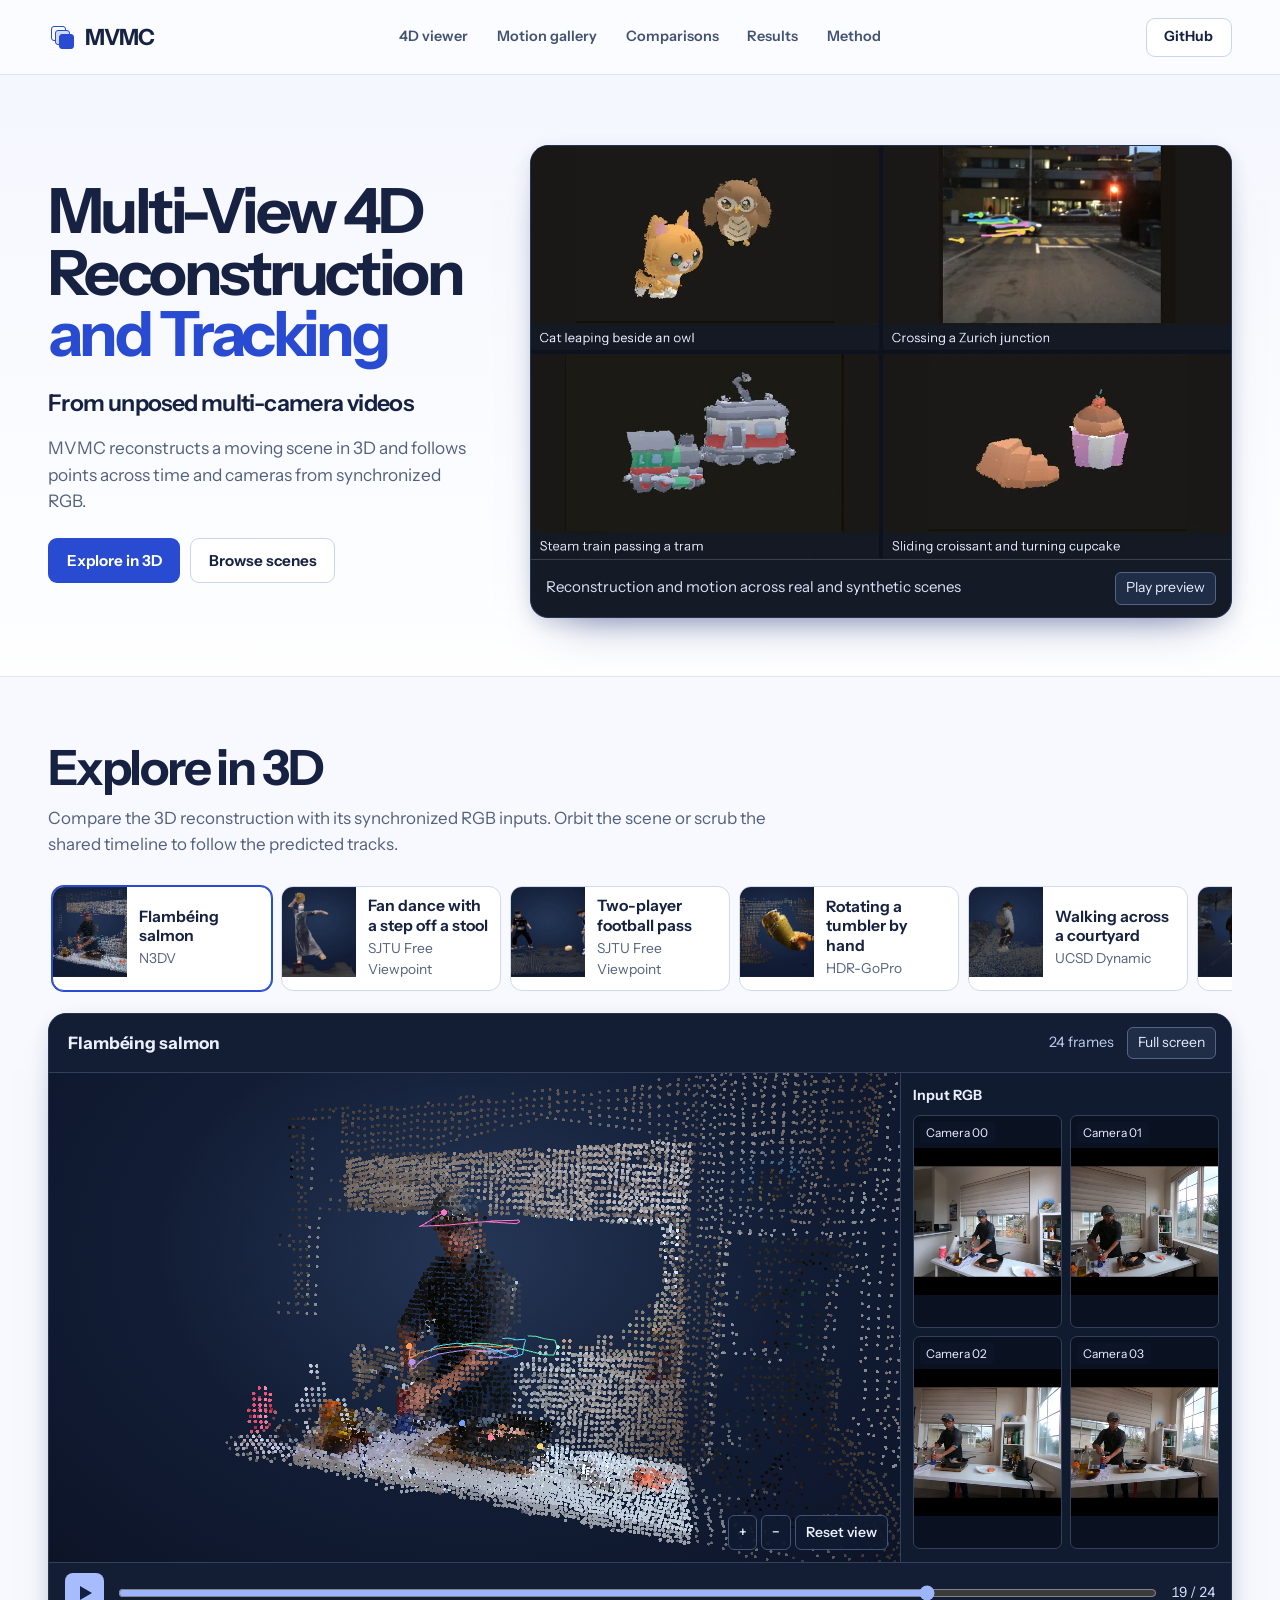
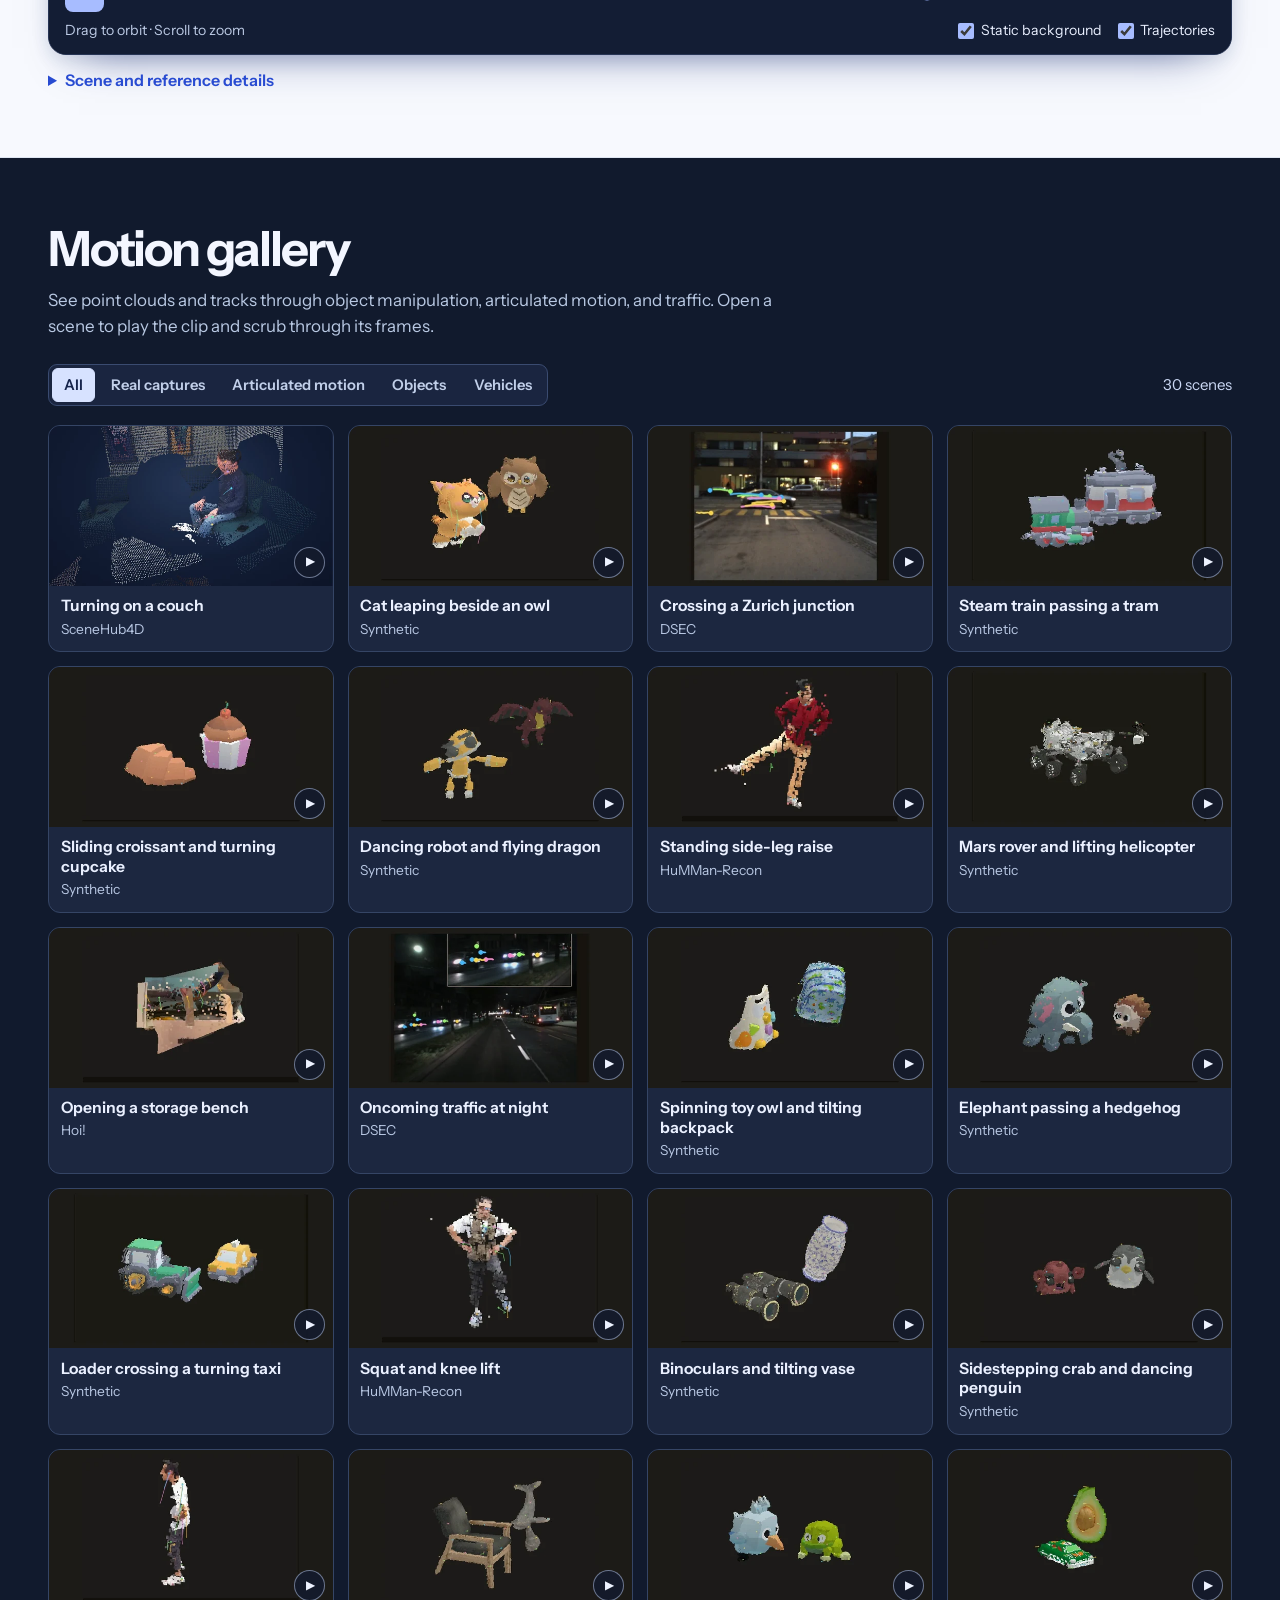
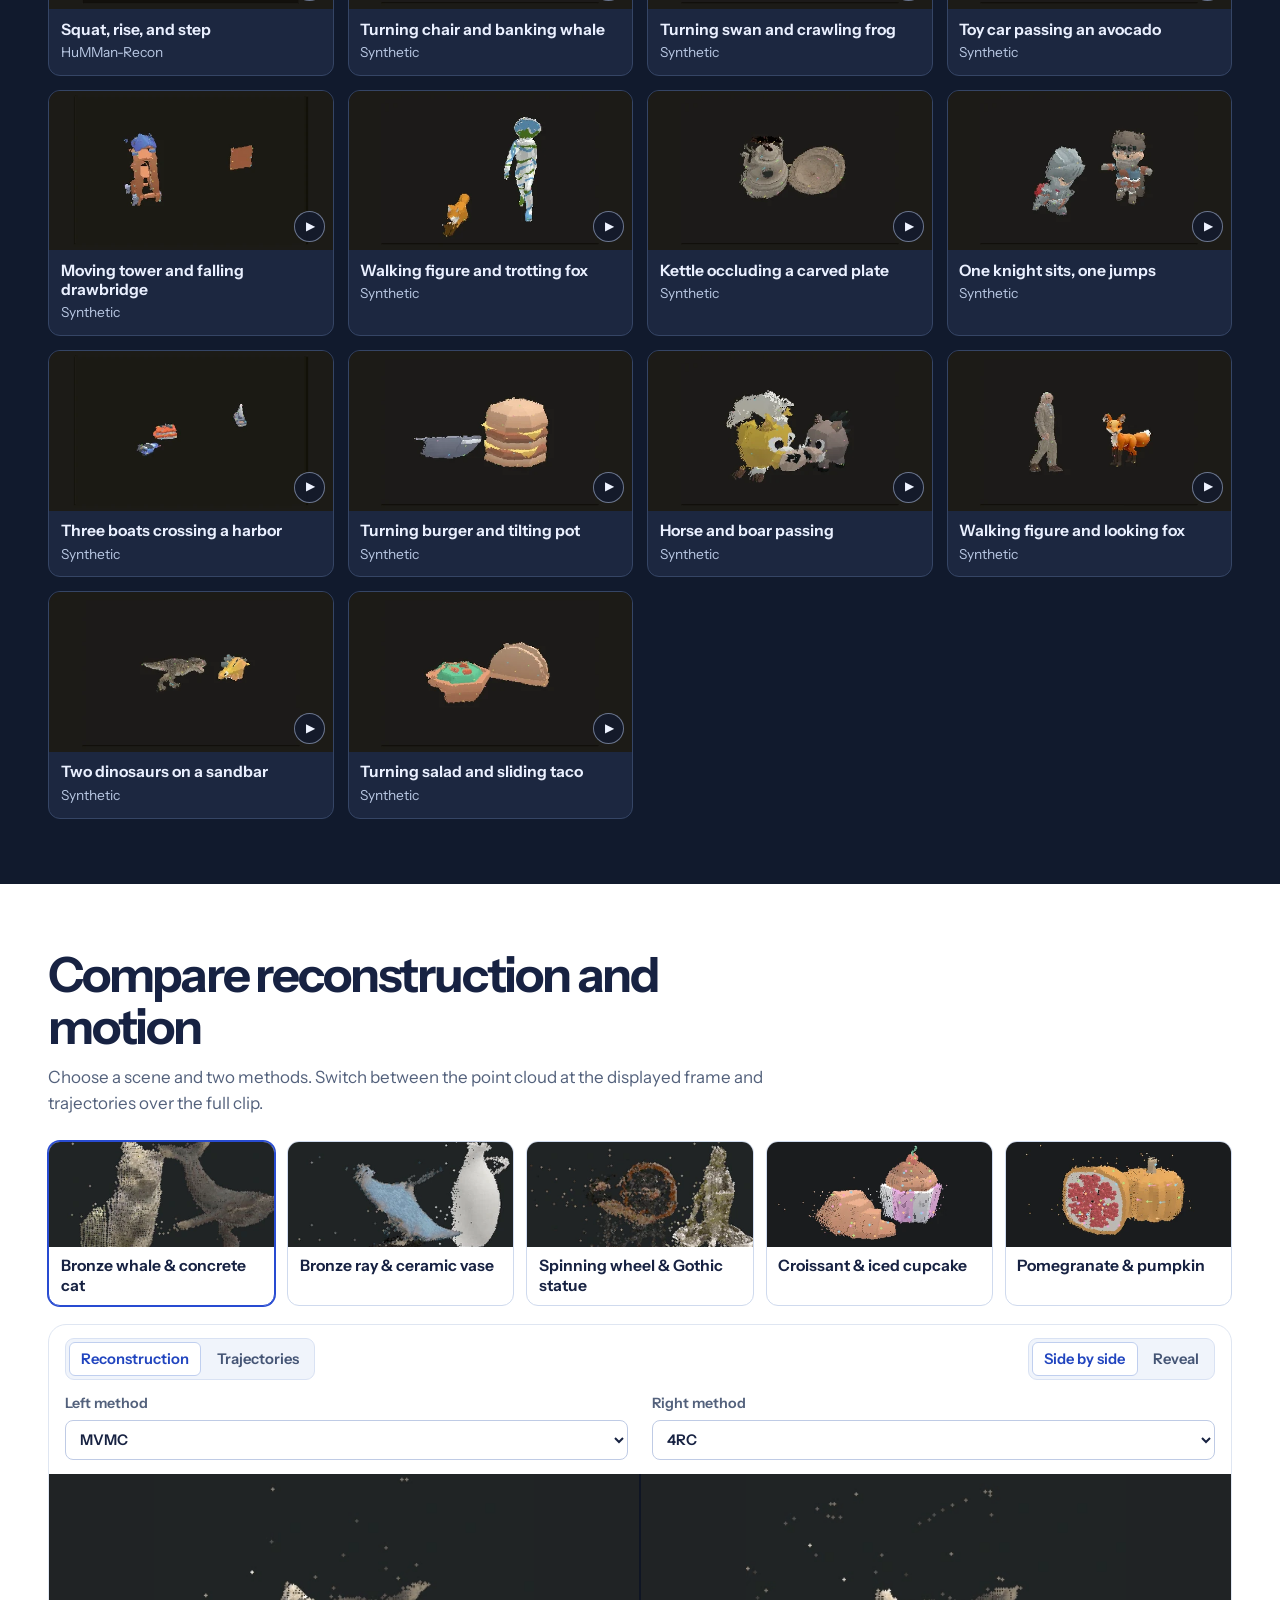
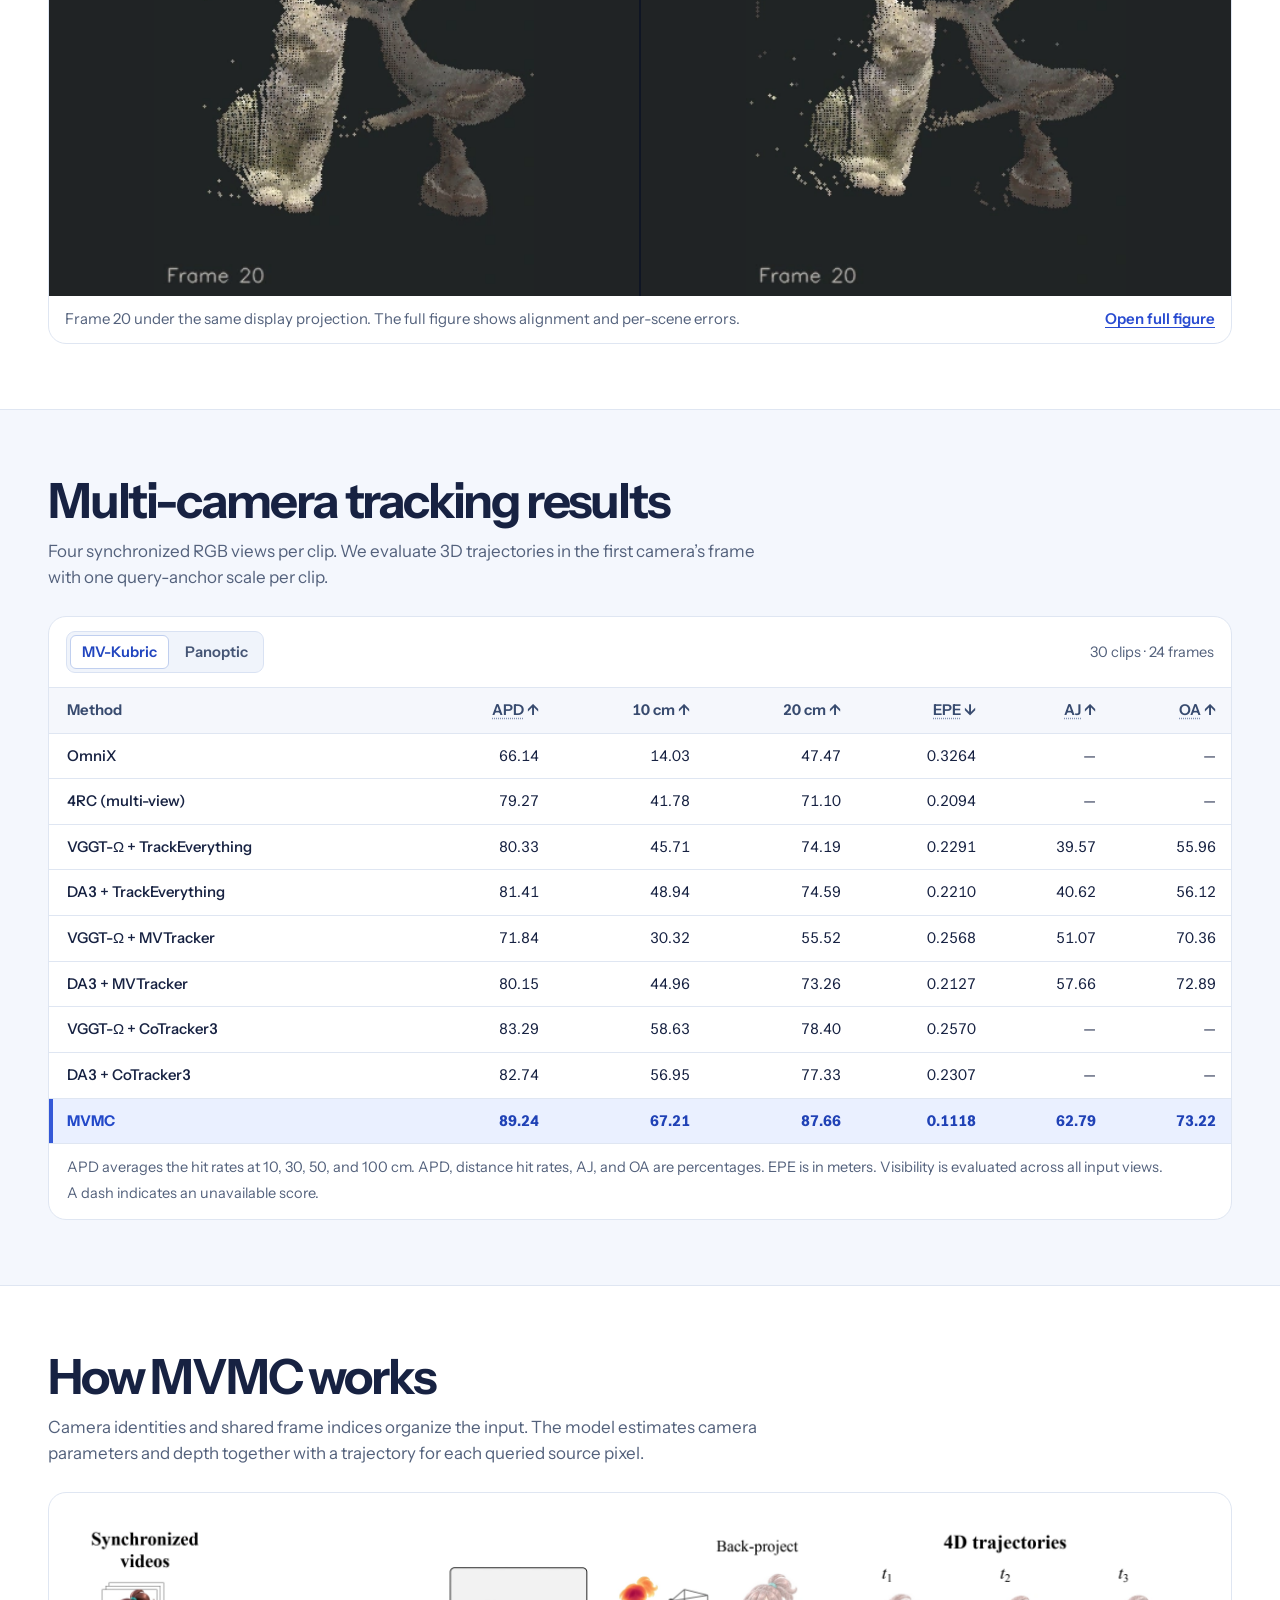
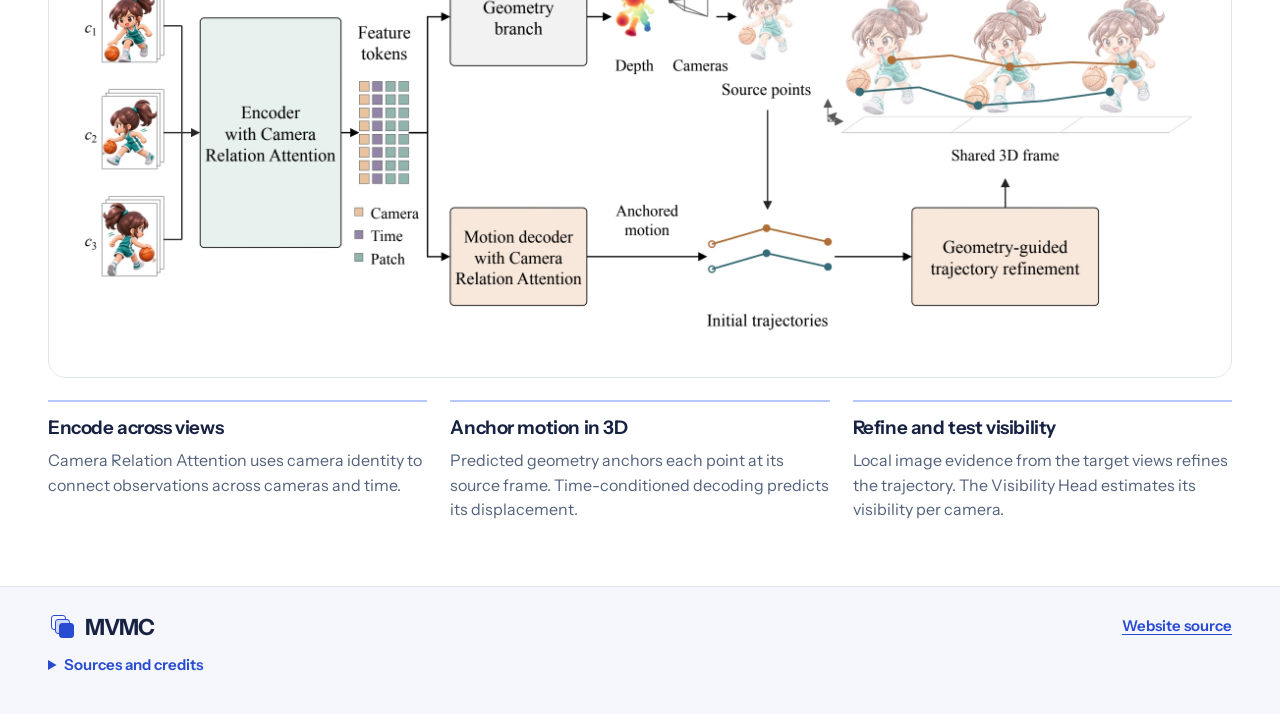
<file: index.html>
<!doctype html>
<html lang="en">
<head>
  <meta charset="utf-8">
  <meta name="viewport" content="width=device-width, initial-scale=1">
  <meta name="description" content="Explore MVMC's 4D reconstruction and point tracking from synchronized RGB videos in an interactive 3D viewer.">
  <meta name="theme-color" content="#f5f7fc">
  <meta property="og:title" content="MVMC · Multi-View 4D Reconstruction and Tracking">
  <meta property="og:description" content="Explore 3D reconstructions, point trajectories, and results from unposed multi-camera videos.">
  <meta property="og:type" content="website">
  <meta property="og:url" content="https://bestzbf.github.io/mvmc-project/">
  <meta property="og:image" content="https://bestzbf.github.io/mvmc-project/assets/media/share-card.jpg">
  <title>MVMC · Multi-View 4D Reconstruction and Tracking</title>
  <link rel="canonical" href="https://bestzbf.github.io/mvmc-project/">
  <link rel="icon" href="./assets/media/icon.png" type="image/png">
  <link rel="preload" href="./assets/fonts/instrument-sans.woff2" as="font" type="font/woff2" crossorigin>
  <link rel="stylesheet" href="./styles.css?v=rgb-inputs">
  <script type="module" src="./app.js?v=rgb-inputs"></script>
</head>
<body>
  <a class="skip-link" href="#main">Skip to content</a>
  <header class="site-header">
    <div class="header-inner wrap">
      <a href="./" class="wordmark"><span class="brand-mark" aria-hidden="true"><i></i><i></i><i></i></span>MVMC</a>
      <nav aria-label="Sections">
        <a href="#viewer">4D viewer</a>
        <a href="#captures">Motion gallery</a>
        <a href="#comparisons">Comparisons</a>
        <a href="#results">Results</a>
        <a href="#method">Method</a>
      </nav>
      <a class="button outline repo-link" href="https://github.com/bestzbf/mvmc">GitHub</a>
    </div>
  </header>

  <main id="main">
    <section class="hero wrap" aria-labelledby="project-title">
      <div class="hero-copy">
        <h1 id="project-title">Multi-View 4D<br> Reconstruction<br> <span>and Tracking</span></h1>
        <p class="subtitle">From unposed multi-camera videos</p>
        <p class="hero-summary">MVMC reconstructs a moving scene in 3D and follows points across time and cameras from synchronized RGB.</p>
        <div class="hero-actions">
          <a href="#viewer" class="button primary">Explore in 3D</a>
          <a href="#captures" class="button outline">Browse scenes</a>
        </div>
      </div>
      <figure class="showreel">
        <video id="showreel-video" class="showreel-video" src="./assets/gallery/showreel.mp4" poster="./assets/gallery/showreel-poster.webp" muted autoplay playsinline loop controls preload="metadata" aria-label="Preview of real and synthetic MVMC reconstructions"></video>
        <figcaption>
          <span>Reconstruction and motion across real and synthetic scenes</span>
          <button class="reel-control" id="reel-control" type="button" hidden>Pause preview</button>
        </figcaption>
      </figure>
    </section>

    <section class="section studio-section" id="viewer" aria-labelledby="viewer-title">
      <div class="wrap">
        <div class="section-intro">
          <h2 id="viewer-title">Explore in 3D</h2>
          <p>Compare the 3D reconstruction with its synchronized RGB inputs. Orbit the scene or scrub the shared timeline to follow the predicted tracks.</p>
        </div>
        <div class="studio-layout">
          <div class="studio-scenarios" id="studio-scenes" role="group" aria-label="3D scenes"></div>
          <div class="viewer" aria-label="Interactive 4D viewer">
            <div class="viewer-head">
              <h3 id="viewer-scene-name">Flambéing salmon</h3>
              <div class="viewer-meta">
                <span id="viewer-scene-context">24 frames</span>
                <button id="expand-viewer" type="button" hidden>Full screen</button>
              </div>
            </div>
            <div class="viewer-media">
              <div class="viewer-stage" id="viewer-stage">
                <img class="viewer-poster" id="viewer-poster" src="./assets/scenes/n3dv-flame-salmon-preview.webp?v=static-bg" alt="A point cloud of a cook and pan with 3D motion trails" width="800" height="550">
                <canvas id="scene-canvas" tabindex="0" aria-label="3D scene. Use arrow keys to orbit and plus or minus to zoom." hidden></canvas>
                <p id="viewer-status" class="viewer-status" role="status">Loading the 3D scene…</p>
                <div class="viewer-overlays" id="viewer-overlays" hidden>
                  <div class="viewer-source" role="group" aria-label="3D reconstruction source">
                    <button type="button" data-cloud="predicted" aria-pressed="true">MVMC</button>
                    <button type="button" data-cloud="reference" aria-pressed="false">Rendered reference</button>
                  </div>
                  <div class="viewer-camera" role="group" aria-label="Camera controls">
                    <button type="button" id="zoom-in" aria-label="Zoom in" title="Zoom in">+</button>
                    <button type="button" id="zoom-out" aria-label="Zoom out" title="Zoom out">−</button>
                    <button type="button" id="reset-camera">Reset view</button>
                  </div>
                </div>
              </div>
              <aside class="viewer-inputs" aria-labelledby="input-rgb-title">
                <h4 id="input-rgb-title">Input RGB</h4>
                <p id="input-rgb-status" class="input-rgb-status" role="status" hidden></p>
                <div class="input-camera-grid" id="input-camera-grid"></div>
              </aside>
            </div>
            <div class="viewer-bottom" id="viewer-bottom" hidden>
              <div class="playback">
                <button id="play-scene" class="play" type="button" aria-label="Play 3D scene"><span aria-hidden="true"></span></button>
                <label class="sr-only" for="scene-time">Scene and input frame</label>
                <input id="scene-time" type="range" min="1" max="24" value="19" step="1">
                <output id="frame-output" for="scene-time" aria-live="off">19 / 24</output>
              </div>
              <div class="viewer-footer">
                <span>Drag to orbit · Scroll to zoom</span>
                <div class="viewer-options">
                  <label class="track-switch" hidden><input id="show-background" type="checkbox" checked>Static background</label>
                  <label class="track-switch"><input id="show-trails" type="checkbox" checked>Trajectories</label>
                </div>
              </div>
            </div>
            <noscript><p class="no-js">The interactive viewer requires JavaScript.</p></noscript>
          </div>
        </div>
        <details class="viewer-notes">
          <summary>Scene and reference details</summary>
          <p id="viewer-annotation">The viewer shows subsampled MVMC point clouds and trajectories. Display alignment and reference data vary by scene.</p>
          <p><a id="viewer-source-link" href="https://github.com/facebookresearch/Neural_3D_Video">N3DV dataset</a></p>
        </details>
      </div>
    </section>

    <section id="captures" class="section gallery-section" aria-labelledby="captures-title">
      <div class="wrap">
        <div class="section-intro">
          <h2 id="captures-title">Motion gallery</h2>
          <p>See point clouds and tracks through object manipulation, articulated motion, and traffic. Open a scene to play the clip and scrub through its frames.</p>
        </div>
        <div class="gallery-toolbar">
          <div class="segment" role="group" aria-label="Filter motion gallery" id="gallery-filters">
            <button type="button" data-filter="all" aria-pressed="true">All</button>
            <button type="button" data-filter="real" aria-pressed="false">Real captures</button>
            <button type="button" data-filter="articulated" aria-pressed="false">Articulated motion</button>
            <button type="button" data-filter="objects" aria-pressed="false">Objects</button>
            <button type="button" data-filter="vehicles" aria-pressed="false">Vehicles</button>
          </div>
          <span id="gallery-count" aria-live="polite"></span>
        </div>
        <div class="gallery-grid" id="video-scenes" role="group" aria-label="Motion scenes"></div>
        <noscript><p class="gallery-noscript">The <a href="./assets/gallery/showreel.mp4">showreel</a> and <a href="./assets/media/hoi.mp4">Hoi! sequence</a> are also available as videos.</p></noscript>
      </div>
      <dialog id="clip-dialog" class="clip-dialog" aria-labelledby="film-title">
        <div class="film">
          <div class="film-header">
            <div>
              <p class="dataset-label" id="film-dataset"></p>
              <h3 id="film-title"></h3>
            </div>
            <button class="film-close" type="button" id="close-clip">Close</button>
          </div>
          <video id="real-video" controls playsinline loop preload="none" aria-label="Selected motion sequence">
          </video>
          <p class="film-note" id="film-note"></p>
          <div class="film-actions">
            <button type="button" id="previous-clip">Previous clip</button>
            <span id="film-position" aria-live="polite"></span>
            <button type="button" id="next-clip">Next clip</button>
          </div>
        </div>
      </dialog>
    </section>

    <section id="comparisons" class="section wrap" aria-labelledby="comparisons-title">
      <div class="section-intro">
        <h2 id="comparisons-title">Compare reconstruction and motion</h2>
        <p>Choose a scene and two methods. Switch between the point cloud at the displayed frame and trajectories over the full clip.</p>
      </div>
      <div class="scene-grid comparison-scenes" id="comparison-scenes" role="group" aria-label="Comparison scene"></div>
      <div class="comparison">
        <div class="compare-toolbar">
          <div class="segment" role="group" aria-label="Panel content" id="compare-kind">
            <button type="button" data-kind="geometry" aria-pressed="true">Reconstruction</button>
            <button type="button" data-kind="tracks" aria-pressed="false">Trajectories</button>
          </div>
          <div class="segment" role="group" aria-label="Comparison layout" id="compare-layout">
            <button type="button" data-layout="pair" aria-pressed="true">Side by side</button>
            <button type="button" data-layout="wipe" aria-pressed="false">Reveal</button>
          </div>
        </div>
        <div class="compare-methods">
          <label>Left method <select id="compare-left" aria-label="Left method"></select></label>
          <label>Right method <select id="compare-right" aria-label="Right method"></select></label>
        </div>
        <div id="compare-stage" class="compare-stage" data-layout="pair">
          <figure><img id="compare-left-img" src="./assets/media/whale-cat-mvmc-geometry.webp" alt="MVMC reconstruction of bronze whale and concrete cat" width="312" height="346" loading="lazy"></figure>
          <figure><img id="compare-right-img" src="./assets/media/whale-cat-fourrc-geometry.webp" alt="4RC reconstruction of bronze whale and concrete cat" width="312" height="346" loading="lazy"></figure>
          <div class="reveal-marker" aria-hidden="true"></div>
          <input id="reveal" type="range" min="0" max="100" value="50" aria-label="Reveal more of the left result" hidden>
        </div>
        <div class="compare-footer">
          <p id="compare-note">Geometry panels share the same display projection. The original figure lists the frame number and alignment details.</p>
          <a id="full-comparison" href="./assets/media/whale-cat-comparison.webp">Open full figure</a>
        </div>
      </div>
    </section>

    <section id="results" class="section results-section" aria-labelledby="results-title">
      <div class="wrap">
        <div class="section-intro">
          <h2 id="results-title">Multi-camera tracking results</h2>
          <p>Four synchronized RGB views per clip. We evaluate 3D trajectories in the first camera’s frame with one query-anchor scale per clip.</p>
        </div>
        <div class="results-shell">
          <div class="results-header">
            <div class="segment" role="group" aria-label="Benchmark dataset" id="benchmarks">
              <button type="button" data-benchmark="kubric" aria-pressed="true">MV-Kubric</button>
              <button type="button" data-benchmark="panoptic" aria-pressed="false">Panoptic</button>
            </div>
            <span class="result-context" id="result-context">30 clips · 24 frames</span>
          </div>
          <div class="table-scroll" role="region" aria-label="Benchmark results table" tabindex="0">
            <table id="result-table">
              <caption class="sr-only" id="result-caption">Multi-camera 3D point tracking on MV-Kubric</caption>
              <thead><tr>
                <th scope="col">Method</th>
                <th scope="col"><abbr title="Average 3D hit rate across four distance thresholds">APD</abbr> ↑</th>
                <th scope="col">10 cm ↑</th>
                <th scope="col">20 cm ↑</th>
                <th scope="col"><abbr title="End-point error in meters">EPE</abbr> ↓</th>
                <th scope="col"><abbr title="Average Jaccard">AJ</abbr> ↑</th>
                <th scope="col"><abbr title="Occlusion accuracy">OA</abbr> ↑</th>
              </tr></thead>
              <tbody>
                <tr class="own"><th scope="row">MVMC</th><td>89.24</td><td>67.21</td><td>87.66</td><td>0.1118</td><td>62.79</td><td>73.22</td></tr>
              </tbody>
            </table>
          </div>
          <div class="results-footer">
            <p>APD averages the hit rates at 10, 30, 50, and 100 cm. APD, distance hit rates, AJ, and OA are percentages. EPE is in meters. Visibility is evaluated across all input views.</p>
            <p>A dash indicates an unavailable score.</p>
          </div>
        </div>
      </div>
    </section>

    <section id="method" class="section wrap" aria-labelledby="method-title">
      <div class="section-intro">
        <h2 id="method-title">How MVMC works</h2>
        <p>Camera identities and shared frame indices organize the input. The model estimates camera parameters and depth together with a trajectory for each queried source pixel.</p>
      </div>
      <figure class="method-graphic">
        <a href="./assets/media/framework.webp"><img src="./assets/media/framework.webp" width="2300" height="880" alt="MVMC architecture showing synchronized frames, a shared encoder, geometry and motion branches, trajectory refinement, and per-view visibility" loading="lazy"></a>
      </figure>
      <div class="method-notes">
        <div><h3>Encode across views</h3><p>Camera Relation Attention uses camera identity to connect observations across cameras and time.</p></div>
        <div><h3>Anchor motion in 3D</h3><p>Predicted geometry anchors each point at its source frame. Time-conditioned decoding predicts its displacement.</p></div>
        <div><h3>Refine and test visibility</h3><p>Local image evidence from the target views refines the trajectory. The Visibility Head estimates its visibility per camera.</p></div>
      </div>
    </section>
  </main>

  <footer class="site-footer">
    <div class="wrap footer-inner">
      <div class="footer-top">
        <a href="./" class="wordmark"><span class="brand-mark" aria-hidden="true"><i></i><i></i><i></i></span>MVMC</a>
        <a href="https://github.com/bestzbf/mvmc-project">Website source</a>
      </div>
      <details class="credits" id="credits">
        <summary>Sources and credits</summary>
        <p>Edited Hoi! clips use <a href="https://hoi-dataset.ethz.ch/">the Hoi! dataset</a> under <a href="https://creativecommons.org/licenses/by/4.0/">CC BY 4.0</a>. Edited driving footage uses <a href="https://dsec.ifi.uzh.ch/">the DSEC dataset</a> and is shared under <a href="https://creativecommons.org/licenses/by-sa/4.0/">CC BY-SA 4.0</a>. HuMMan-Recon clips use <a href="https://huggingface.co/datasets/caizhongang/HuMMan">the HuMMan dataset</a> under the <a href="./assets/licenses/humman.txt">S-Lab License 1.0</a> for non-commercial research. The clips were trimmed and annotated to show reconstruction and point tracking.</p>
        <p>See <a href="./assets/licenses/scene-credits.html">source credits for the rendered scenes</a>. Benchmarks use the <a href="https://ethz-vlg.github.io/mvtracker/">MVTracker</a> protocol on <a href="http://domedb.perception.cs.cmu.edu/">Panoptic Studio</a> and MV-Kubric.</p>
      </details>
    </div>
  </footer>
</body>
</html>
</file>
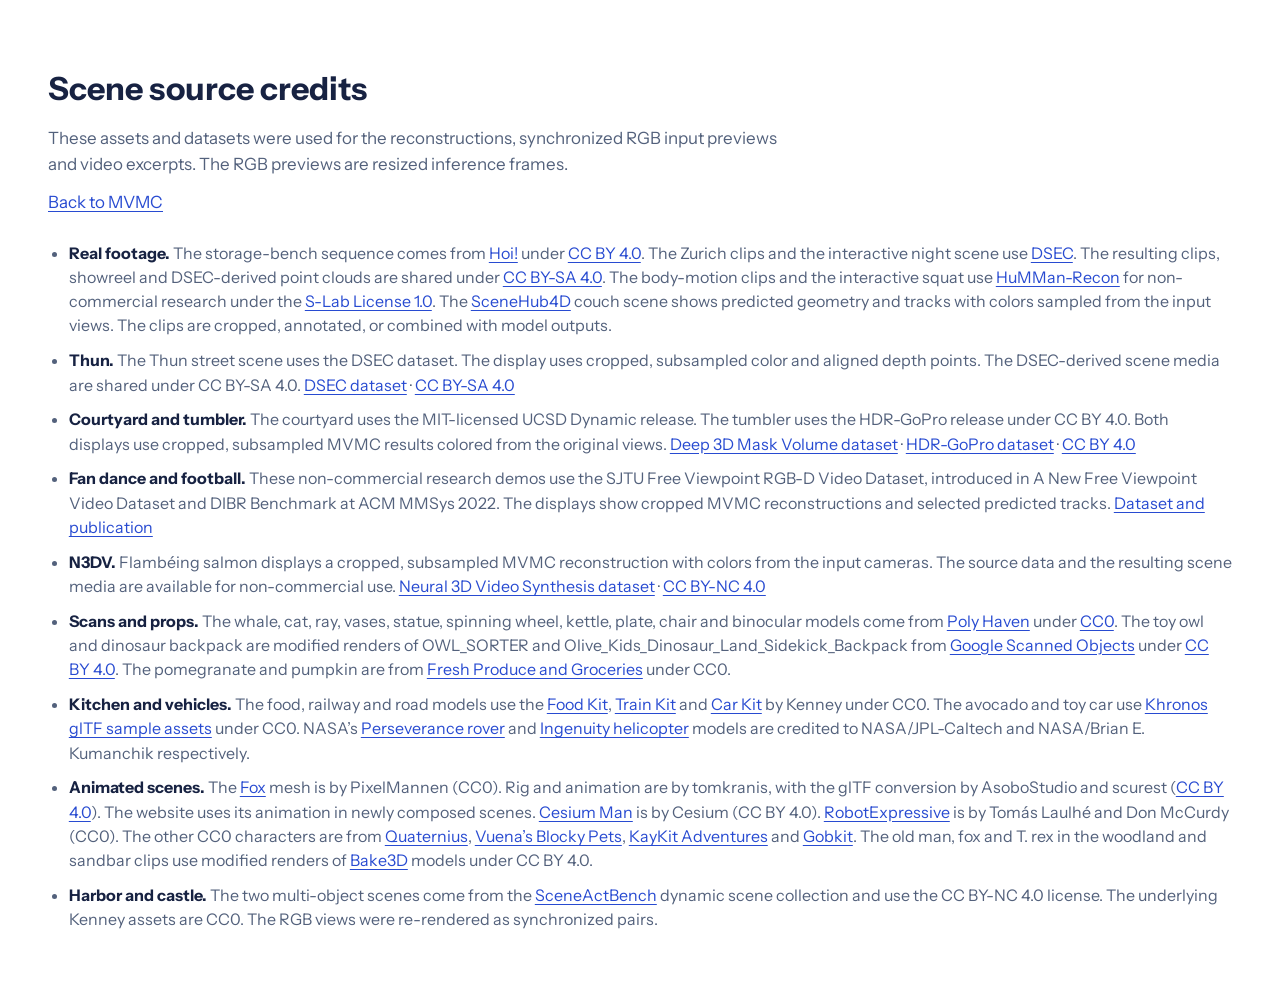
<file: assets/licenses/scene-credits.html>
<!doctype html>
<html lang="en">
<head>
  <meta charset="utf-8">
  <meta name="viewport" content="width=device-width, initial-scale=1">
  <title>MVMC · Scene source credits</title>
  <link rel="stylesheet" href="../../styles.css">
</head>
<body>
  <main class="wrap section">
    <div class="section-intro">
      <h1>Scene source credits</h1>
      <p>These assets and datasets were used for the reconstructions, synchronized RGB input previews and video excerpts. The RGB previews are resized inference frames.</p>
      <p><a href="../../#credits">Back to MVMC</a></p>
    </div>
    <ul class="credit-list">
      <li><strong>Real footage.</strong> The storage-bench sequence comes from <a href="https://hoi-dataset.ethz.ch/">Hoi!</a> under <a href="https://creativecommons.org/licenses/by/4.0/">CC BY 4.0</a>. The Zurich clips and the interactive night scene use <a href="https://dsec.ifi.uzh.ch/">DSEC</a>. The resulting clips, showreel and DSEC-derived point clouds are shared under <a href="https://creativecommons.org/licenses/by-sa/4.0/">CC BY-SA 4.0</a>. The body-motion clips and the interactive squat use <a href="https://huggingface.co/datasets/caizhongang/HuMMan/tree/main/humman_release_v1.0_recon">HuMMan-Recon</a> for non-commercial research under the <a href="./humman.txt">S-Lab License 1.0</a>. The <a href="https://scenehub4d.github.io/">SceneHub4D</a> couch scene shows predicted geometry and tracks with colors sampled from the input views. The clips are cropped, annotated, or combined with model outputs.</li>
      <li><strong>Thun.</strong> The Thun street scene uses the DSEC dataset. The display uses cropped, subsampled color and aligned depth points. The DSEC-derived scene media are shared under CC BY-SA 4.0. <a href="https://dsec.ifi.uzh.ch/">DSEC dataset</a> · <a href="https://creativecommons.org/licenses/by-sa/4.0/">CC BY-SA 4.0</a></li>
      <li><strong>Courtyard and tumbler.</strong> The courtyard uses the MIT-licensed UCSD Dynamic release. The tumbler uses the HDR-GoPro release under CC BY 4.0. Both displays use cropped, subsampled MVMC results colored from the original views. <a href="https://cseweb.ucsd.edu/~viscomp/projects/ICCV21Deep/">Deep 3D Mask Volume dataset</a> · <a href="https://huggingface.co/datasets/SHlNDY/HDR-NSFF">HDR-GoPro dataset</a> · <a href="https://creativecommons.org/licenses/by/4.0/">CC BY 4.0</a></li>
      <li><strong>Fan dance and football.</strong> These non-commercial research demos use the SJTU Free Viewpoint RGB-D Video Dataset, introduced in <cite>A New Free Viewpoint Video Dataset and DIBR Benchmark</cite> at ACM MMSys 2022. The displays show cropped MVMC reconstructions and selected predicted tracks. <a href="https://medialab.sjtu.edu.cn/post/free-viewpoint-rgb-d-video-dataset/">Dataset and publication</a></li>
      <li><strong>N3DV.</strong> Flambéing salmon displays a cropped, subsampled MVMC reconstruction with colors from the input cameras. The source data and the resulting scene media are available for non-commercial use. <a href="https://github.com/facebookresearch/Neural_3D_Video">Neural 3D Video Synthesis dataset</a> · <a href="https://creativecommons.org/licenses/by-nc/4.0/">CC BY-NC 4.0</a></li>
      <li><strong>Scans and props.</strong> The whale, cat, ray, vases, statue, spinning wheel, kettle, plate, chair and binocular models come from <a href="https://polyhaven.com/">Poly Haven</a> under <a href="https://polyhaven.com/license">CC0</a>. The toy owl and dinosaur backpack are modified renders of <em>OWL_SORTER</em> and <em>Olive_Kids_Dinosaur_Land_Sidekick_Backpack</em> from <a href="https://research.google/blog/scanned-objects-by-google-research-a-dataset-of-3d-scanned-common-household-items/">Google Scanned Objects</a> under <a href="https://creativecommons.org/licenses/by/4.0/">CC BY 4.0</a>. The pomegranate and pumpkin are from <a href="https://3dassets.dev/packs/fresh-produce-and-groceries">Fresh Produce and Groceries</a> under CC0.</li>
      <li><strong>Kitchen and vehicles.</strong> The food, railway and road models use the <a href="https://kenney.nl/assets/food-kit">Food Kit</a>, <a href="https://kenney.nl/assets/train-kit">Train Kit</a> and <a href="https://kenney.nl/assets/car-kit">Car Kit</a> by Kenney under CC0. The avocado and toy car use <a href="https://github.com/KhronosGroup/glTF-Sample-Assets/tree/main/Models">Khronos glTF sample assets</a> under CC0. NASA’s <a href="https://science.nasa.gov/3d-resources/mars-2020-perseverance-rover/">Perseverance rover</a> and <a href="https://science.nasa.gov/3d-resources/ingenuity-mars-helicopter/">Ingenuity helicopter</a> models are credited to NASA/JPL-Caltech and NASA/Brian E. Kumanchik respectively.</li>
      <li><strong>Animated scenes.</strong> The <a href="https://github.com/KhronosGroup/glTF-Sample-Assets/tree/main/Models/Fox">Fox</a> mesh is by PixelMannen (CC0). Rig and animation are by tomkranis, with the glTF conversion by AsoboStudio and scurest (<a href="https://creativecommons.org/licenses/by/4.0/">CC BY 4.0</a>). The website uses its animation in newly composed scenes. <a href="https://github.com/KhronosGroup/glTF-Sample-Assets/tree/main/Models/CesiumMan">Cesium Man</a> is by Cesium (CC BY 4.0). <a href="https://github.com/mrdoob/three.js/tree/dev/examples/models/gltf/RobotExpressive">RobotExpressive</a> is by Tomás Laulhé and Don McCurdy (CC0). The other CC0 characters are from <a href="https://quaternius.com/">Quaternius</a>, <a href="https://vuena.itch.io/blocky-pets-free">Vuena’s Blocky Pets</a>, <a href="https://github.com/KayKit-Game-Assets/KayKit-Character-Pack-Adventures-1.0">KayKit Adventures</a> and <a href="https://gobkit.com/freebies">Gobkit</a>. The old man, fox and T. rex in the woodland and sandbar clips use modified renders of <a href="https://bake3d.ai/free-3d-models">Bake3D</a> models under CC BY 4.0.</li>
      <li><strong>Harbor and castle.</strong> The two multi-object scenes come from the <a href="https://huggingface.co/datasets/FEInaldo/SceneActBench#license">SceneActBench</a> dynamic scene collection and use the CC BY-NC 4.0 license. The underlying Kenney assets are CC0. The RGB views were re-rendered as synchronized pairs.</li>
    </ul>
  </main>
</body>
</html>
</file>
<file: styles.css>
@font-face {
  font-family: "Instrument Sans";
  src: url("./assets/fonts/instrument-sans.woff2") format("woff2");
  font-style: normal;
  font-weight: 400 700;
  font-display: swap;
}

:root {
  font-family: "Instrument Sans", Arial, sans-serif;
  color: #172242;
  background: #fff;
  font-synthesis: none;
  --ink: #172242;
  --muted: #53617c;
  --blue: #284bd1;
  --pale: #f4f7fd;
  --line: #dfe6f2;
  --dark: #0d1428;
  --dark-line: #32405c;
  --studio-ink: #eaf0ff;
  --radius: 18px;
}

*, *::before, *::after { box-sizing: border-box; }
html { scroll-behavior: smooth; scroll-padding-top: 28px; }
body { margin: 0; line-height: 1.52; }
img, video, canvas { display: block; max-width: 100%; }
h1, h2, h3, p, figure { margin: 0; }
button, select, input { font: inherit; }
button, select { cursor: pointer; }
a { color: var(--blue); text-underline-offset: .2em; }
abbr[title] { text-decoration-color: #8594b4; text-underline-offset: .2em; }
[hidden] { display: none !important; }
:focus-visible { outline: 3px solid #5079ed; outline-offset: 4px; }

.wrap { width: min(1184px, calc(100% - 72px)); margin-inline: auto; }
.sr-only {
  position: absolute;
  width: 1px;
  height: 1px;
  margin: -1px;
  padding: 0;
  overflow: hidden;
  clip-path: inset(50%);
  white-space: nowrap;
}
.skip-link {
  position: fixed;
  top: 12px;
  left: 12px;
  z-index: 5;
  padding: .5rem 1rem;
  transform: translateY(-120px);
  background: #fff;
}
.skip-link:focus { transform: none; }

.site-header {
  background: #fbfcff;
  border-bottom: 1px solid var(--line);
}
.header-inner {
  display: grid;
  grid-template-columns: 1fr auto 1fr;
  align-items: center;
  gap: 1rem 2rem;
  min-height: 74px;
}
.wordmark {
  display: inline-flex;
  align-items: center;
  gap: .65rem;
  justify-self: start;
  color: var(--ink);
  font-size: 1.4rem;
  font-weight: 700;
  line-height: 1;
  letter-spacing: -.045em;
  text-decoration: none;
}
.brand-mark {
  position: relative;
  display: inline-block;
  width: 27px;
  height: 27px;
}
.brand-mark i {
  position: absolute;
  top: 2px;
  left: 3px;
  width: 15px;
  height: 15px;
  border: 1.8px solid var(--blue);
  border-radius: 3px;
}
.brand-mark i:nth-child(2) { top: 6px; left: 7px; background: #cfdafb; }
.brand-mark i:nth-child(3) { top: 10px; left: 11px; background: var(--blue); }
.header-inner nav {
  display: flex;
  align-items: center;
  justify-content: center;
  gap: clamp(14px, 2.25vw, 32px);
}
.header-inner nav a {
  color: #455372;
  text-decoration: none;
  font-size: .9rem;
  font-weight: 600;
  white-space: nowrap;
}
.header-inner nav a:hover { color: var(--blue); }
.repo-link { justify-self: end; }

.button {
  min-height: 44px;
  display: inline-flex;
  align-items: center;
  justify-content: center;
  padding: .63rem 1.1rem;
  border: 1px solid transparent;
  border-radius: 9px;
  font-size: .95rem;
  font-weight: 650;
  text-decoration: none;
  text-align: center;
}
.button.primary { color: #fff; background: var(--blue); }
.button.primary:hover { background: #1d3ab4; }
.button.outline { border-color: #c9d4ed; color: var(--ink); background: #fff; }
.button.outline:hover { border-color: #959fbc; background: var(--pale); }
.repo-link.button { min-height: 39px; padding-block: .4rem; font-size: .88rem; }

.hero {
  display: grid;
  grid-template-columns: minmax(0, .76fr) minmax(0, 1.24fr);
  gap: 26px clamp(26px, 4vw, 63px);
  align-items: center;
  padding-block: clamp(47px, 5.5vw, 76px) 58px;
}
body:has(.hero) {
  background: linear-gradient(180deg, #f3f6fe 0, #fff 740px);
}
.hero h1 {
  font-size: clamp(2.45rem, 4.88vw, 4.55rem);
  line-height: .99;
  letter-spacing: -.057em;
  font-weight: 680;
}
.hero h1 span { color: var(--blue); }
.hero .subtitle {
  margin-top: 1.32rem;
  font-size: clamp(1.13rem, 1.8vw, 1.46rem);
  font-weight: 635;
  letter-spacing: -.027em;
}
.hero-summary {
  max-width: 39ch;
  margin-top: .87rem;
  color: var(--muted);
  font-size: 1.08rem;
}
.hero-actions { display: flex; flex-wrap: wrap; gap: 10px; margin-top: 1.5rem; }
.showreel {
  overflow: hidden;
  border: 1px solid #263454;
  border-radius: var(--radius);
  background: #151a27;
  color: var(--studio-ink);
  box-shadow: 0 24px 45px -31px #182c75b5, 0 6px 18px #11295c20;
}
.showreel-video {
  width: 100%;
  aspect-ratio: 1240 / 730;
  background: #1d1b17;
}
.showreel figcaption {
  display: flex;
  justify-content: space-between;
  align-items: baseline;
  flex-wrap: wrap;
  gap: 6px 15px;
  border-top: 1px solid var(--dark-line);
  color: #d8e2f7;
  padding: 12px 15px;
  font-size: .94rem;
}
.reel-control, #expand-viewer {
  padding: .3rem .62rem;
  color: #e4ecff;
  border: 1px solid #526587;
  background: #202d47;
  border-radius: 6px;
  font-size: .875rem;
}
.reel-control:hover, #expand-viewer:hover { background: #2f4062; }
.viewer-notes { margin-top: .85rem; color: var(--muted); }
.viewer-notes summary, .credits summary { cursor: pointer; width: fit-content; color: var(--blue); font-weight: 620; }
.viewer-notes p, .credits p { max-width: 76ch; margin-top: .7rem; }

.studio-section { background: #f7f9fe; border-block: 1px solid var(--line); }
.studio-layout { display: grid; gap: 14px; min-width: 0; }
.studio-scenarios {
  display: grid;
  grid-auto-flow: column;
  grid-auto-columns: 220px;
  gap: 9px;
  overflow-x: auto;
  overscroll-behavior-x: contain;
  scrollbar-width: thin;
  padding: 4px 4px 8px;
}
.studio-scenarios .scene-pick { grid-template: auto / 34% 1fr; min-height: 72px; align-items: stretch; }
.studio-scenarios .scene-pick img { aspect-ratio: auto; height: 100%; max-height: 90px; object-fit: cover; }
.studio-scenarios .scene-pick > span { justify-content: center; }
.viewer {
  overflow: hidden;
  color: var(--studio-ink);
  border-radius: var(--radius);
  border: 1px solid #263454;
  background: var(--dark);
  box-shadow: 0 24px 45px -31px #182c75b5, 0 6px 18px #11295c1c;
}
.viewer-head {
  display: flex;
  align-items: center;
  justify-content: space-between;
  gap: 10px;
  min-height: 59px;
  padding: 10px 15px 10px 19px;
  background: #131d34;
  border-bottom: 1px solid var(--dark-line);
}
.viewer-head h3 { font-size: 1.07rem; letter-spacing: -.005em; }
.viewer-meta { display: flex; gap: .8rem; align-items: center; }
#viewer-scene-context { color: #bccbed; font-size: .9rem; white-space: nowrap; }
.viewer:fullscreen { display: flex; flex-direction: column; border-radius: 0; }
.viewer:fullscreen .viewer-media { flex: 1; min-height: 0; }
.viewer:fullscreen .viewer-stage { aspect-ratio: auto; min-height: 0; }
.viewer:fullscreen .viewer-head, .viewer:fullscreen .viewer-bottom { flex: none; }
select {
  min-width: 0;
  max-width: 100%;
  min-height: 40px;
  background: #fff;
  color: var(--ink);
  padding: .43rem .64rem;
  border: 1px solid #bfcbe5;
  border-radius: 8px;
  font-size: .92rem;
  text-overflow: ellipsis;
}
.viewer-media { display: grid; grid-template-columns: minmax(0, 1fr) minmax(248px, 28%); }
.viewer-stage {
  position: relative;
  width: 100%;
  aspect-ratio: 1.74;
  min-height: 248px;
  isolation: isolate;
  background: radial-gradient(ellipse at 50% 36%, #253656 0, #121d35 53%, #0d1428 100%);
}
.viewer-stage canvas, .viewer-poster {
  position: absolute;
  inset: 0;
  width: 100%;
  height: 100%;
}
.viewer-poster { object-fit: contain; }
.viewer-stage canvas { cursor: grab; touch-action: none; }
.viewer-stage canvas:active { cursor: grabbing; }
.viewer-stage canvas:focus-visible { outline-offset: -5px; }
.viewer-status {
  position: absolute;
  left: 12px;
  bottom: 12px;
  max-width: calc(100% - 24px);
  background: #0d1428e8;
  border: 1px solid #394c72;
  border-radius: 7px;
  padding: .4rem .65rem;
  font-size: .875rem;
}
.viewer-overlays { position: absolute; inset: 0; z-index: 1; pointer-events: none; }
.viewer-source, .viewer-camera {
  position: absolute;
  display: flex;
  gap: 4px;
  flex-wrap: wrap;
}
.viewer-source { top: 12px; left: 12px; }
.viewer-camera { bottom: 12px; right: 12px; }
.viewer-overlays button {
  padding: .28rem .62rem;
  min-height: 35px;
  color: var(--studio-ink);
  background: #101a30e8;
  border: 1px solid #405476;
  border-radius: 6px;
  font-size: .875rem;
  font-weight: 560;
  pointer-events: auto;
}
.viewer-overlays button[aria-pressed="true"] { background: #dbe6ff; color: #172751; border-color: #dbe6ff; }
.viewer-overlays button:hover:not([aria-pressed="true"]) { background: #2a3a5c; }
.viewer-inputs {
  display: flex;
  flex-direction: column;
  gap: 9px;
  min-height: 0;
  min-width: 0;
  padding: 12px 12px 13px;
  border-left: 1px solid var(--dark-line);
  background: #111b2f;
}
.viewer-inputs h4 { margin: 0; font-size: .88rem; font-weight: 650; }
.input-rgb-status { color: #bdcbe5; font-size: .88rem; }
.input-camera-grid {
  display: grid;
  grid-auto-rows: minmax(0, 1fr);
  gap: 8px;
  flex: 1;
  min-height: 0;
}
.input-camera-grid[data-count="4"] { grid-template-columns: repeat(2, minmax(0, 1fr)); }
.input-camera {
  position: relative;
  min-height: 0;
  overflow: hidden;
  border-radius: 7px;
  border: 1px solid #32405c;
  background: #0a1222;
}
.input-camera canvas { position: absolute; inset: 0; width: 100%; height: 100%; object-fit: contain; }
.input-camera figcaption {
  position: absolute;
  top: 6px;
  left: 6px;
  padding: .17rem .40rem;
  color: var(--studio-ink);
  background: #0d1428d9;
  border-radius: 4px;
  font-size: .75rem;
  line-height: 1.3;
}
.viewer-bottom { padding: 10px 16px 12px; border-top: 1px solid var(--dark-line); background: #131d34; }
.playback { display: grid; grid-template-columns: auto 1fr auto; gap: 14px; align-items: center; }
.play {
  position: relative;
  display: grid;
  place-items: center;
  width: 39px;
  height: 39px;
  background: #a7bcff;
  border: none;
  border-radius: 8px;
  color: #132044;
}
.play span { border-top: 7px solid transparent; border-bottom: 7px solid transparent; border-left: 12px solid currentColor; margin-left: 3px; }
.play[aria-pressed="true"] span { width: 12px; height: 14px; margin: 0; border: solid currentColor; border-width: 0 4px; }
.play:hover { background: #c3d5ff; }
#scene-time { width: 100%; margin: 0; accent-color: #9db5ff; cursor: pointer; }
#frame-output { font-size: .88rem; color: #d4dfff; font-variant-numeric: tabular-nums; white-space: nowrap; }
.viewer-footer {
  display: flex;
  justify-content: space-between;
  align-items: center;
  flex-wrap: wrap;
  gap: .32rem .9rem;
  margin-top: 8px;
  font-size: .88rem;
  color: #bdcbe5;
}
.viewer-options { display: flex; align-items: center; flex-wrap: wrap; gap: .42rem 1rem; }
.track-switch { display: inline-flex; align-items: center; gap: .4rem; color: var(--studio-ink); }
.track-switch input { width: 16px; height: 16px; accent-color: #a7bcff; margin: 0; }
.no-js { padding: 10px 16px; }

.section { padding-block: 65px; }
.section-intro {
  max-width: 740px;
  margin-bottom: 25px;
}
.section-intro h2 {
  color: var(--ink);
  font-size: clamp(1.94rem, 3.8vw, 3.05rem);
  letter-spacing: -.045em;
  font-weight: 675;
  line-height: 1.07;
}
.section-intro p {
  color: var(--muted);
  font-size: 1.06rem;
  margin-top: .77rem;
}
.results-section {
  background: var(--pale);
  border-block: 1px solid var(--line);
}
.gallery-section { background: #111a2d; color: var(--studio-ink); }
.gallery-section .section-intro h2 { color: #f3f6ff; }
.gallery-section .section-intro p { color: #b9c9e3; }
.gallery-toolbar { display: flex; align-items: center; justify-content: space-between; gap: 12px 22px; flex-wrap: wrap; margin-block: 4px 19px; }
.gallery-toolbar > span { color: #cbd8f4; font-size: .94rem; }
.gallery-toolbar .segment { background: #1a2540; border-color: #3a4b70; }
.gallery-toolbar .segment button { color: #c1cfe9; }
.gallery-toolbar .segment button:hover { color: #fff; }
.gallery-toolbar .segment button[aria-pressed="true"] { border-color: #d7e2ff; color: #17254d; background: #d7e2ff; }
.gallery-grid { display: grid; grid-template-columns: repeat(4, minmax(0, 1fr)); gap: 14px; }
.gallery-grid .scene-pick { color: #eaf0ff; border-color: #354565; background: #1c2740; transition: transform 160ms ease, border-color 160ms ease; }
.gallery-grid .scene-pick:hover { transform: translateY(-3px); border-color: #a6bdf6; }
.gallery-grid .scene-pick > span { padding: .66rem .74rem .75rem; }
.gallery-grid .scene-pick small { color: #b9c8e3; }
.gallery-thumbnail { position: relative; }
.gallery-grid .gallery-thumbnail img { aspect-ratio: 16 / 9; object-fit: cover; }
.gallery-thumbnail::after {
  content: "▶";
  position: absolute;
  right: 8px;
  bottom: 8px;
  display: grid;
  place-items: center;
  width: 31px;
  height: 31px;
  border: 1px solid #bccbee84;
  border-radius: 50%;
  background: #141b2de8;
  color: #eef3ff;
  padding-left: 2px;
  font-size: .73rem;
}
.gallery-grid .scene-pick:hover .gallery-thumbnail::after { background: #dce6ff; color: #162654; }
.gallery-noscript { margin-top: 14px; color: #cbd8f4; }
.gallery-noscript a { color: #d4dfff; }
.clip-dialog {
  width: min(1090px, calc(100vw - 50px));
  max-height: calc(100vh - 44px);
  padding: 0;
  border: 0;
  border-radius: var(--radius);
  background: transparent;
}
.clip-dialog::backdrop { background: #080e1be0; }
body:has(.clip-dialog[open]) { overflow: hidden; }
.film {
  background: var(--dark);
  color: var(--studio-ink);
  border-radius: var(--radius);
  border: 1px solid #303d58;
  overflow: hidden;
}
.film-header {
  padding: 12px 18px;
  display: flex;
  align-items: center;
  justify-content: space-between;
  gap: 12px;
  min-height: 59px;
  border-bottom: 1px solid var(--dark-line);
}
.film-header h3 { font-size: clamp(1.08rem, 2.1vw, 1.43rem); letter-spacing: -.025em; font-weight: 640; }
.dataset-label {
  color: #becff4;
  font-size: .875rem;
  font-weight: 630;
}
.film-close, .film-actions button { padding: .35rem .7rem; border: 1px solid #4a5d83; border-radius: 7px; background: #203154; color: #edf2ff; }
.film-close:hover, .film-actions button:hover { background: #344a78; }
.film-actions button:disabled { opacity: .48; cursor: default; }
.film video {
  width: 100%;
  height: auto;
  max-height: min(66vh, 720px);
  object-fit: contain;
  background: #171714;
}
.film-note { padding: 11px 18px; color: #ced9f4; font-size: .94rem; border-top: 1px solid var(--dark-line); }
.film-actions { display: flex; align-items: center; justify-content: space-between; gap: 10px; color: #ced9f4; padding: 10px 18px 14px; font-size: .92rem; }
.scene-grid { display: grid; grid-template-columns: repeat(4, minmax(0, 1fr)); gap: 12px; margin-top: 15px; }
.scene-grid:empty { display: none; }
.scene-pick {
  width: 100%;
  display: grid;
  grid-template-rows: auto 1fr;
  text-align: left;
  border-radius: 12px;
  border: 1px solid #cfdaee;
  background: #fff;
  overflow: hidden;
  padding: 0;
  color: var(--ink);
}
.scene-pick:hover { border-color: #849bdc; }
.scene-pick[aria-pressed="true"] { border-color: var(--blue); box-shadow: 0 0 0 1px var(--blue); }
.scene-pick img { width: 100%; height: auto; aspect-ratio: 2.06; object-fit: cover; }
.scene-pick > span { display: flex; flex-direction: column; align-items: start; gap: .16rem; padding: .55rem .72rem .64rem; }
.scene-pick strong { font-size: .98rem; font-weight: 640; line-height: 1.25; }
.scene-pick small { font-size: .86rem; color: var(--muted); }

.comparison-scenes { grid-template-columns: repeat(5, minmax(0, 1fr)); margin-bottom: 18px; }
.comparison-scenes .scene-pick img { aspect-ratio: 2.15; object-fit: cover; }
.comparison-scenes .scene-pick > span { justify-content: center; }
.comparison {
  border: 1px solid var(--line);
  border-radius: var(--radius);
  overflow: hidden;
}
.compare-toolbar, .results-header {
  display: flex;
  align-items: center;
  justify-content: space-between;
  flex-wrap: wrap;
  gap: 10px;
  padding: 13px 16px;
}
.segment {
  display: flex;
  flex-wrap: wrap;
  gap: 3px;
  padding: 3px;
  border: 1px solid #d9e2f3;
  background: #f0f4fb;
  border-radius: 9px;
}
.segment button {
  border: 1px solid transparent;
  color: #455575;
  background: transparent;
  border-radius: 6px;
  min-height: 34px;
  padding: .25rem .7rem;
  font-size: .92rem;
  font-weight: 610;
}
.segment button:hover { color: var(--blue); }
.segment button[aria-pressed="true"] {
  border-color: #c0cfef;
  color: #2145bf;
  background: #fff;
}
.compare-methods {
  display: grid;
  grid-template-columns: repeat(2, minmax(0, 1fr));
  gap: clamp(10px, 2vw, 24px);
  padding: 0 16px 14px;
}
.compare-methods label { display: grid; gap: 5px; font-size: .89rem; font-weight: 615; color: var(--muted); }
.compare-methods select { width: 100%; }
.compare-stage { position: relative; gap: 2px; isolation: isolate; background: #0f1524; }
.compare-stage[data-layout="pair"] { display: grid; grid-template-columns: repeat(2, minmax(0, 1fr)); }
.compare-stage figure {
  display: grid;
  place-items: center;
  height: clamp(168px, 33vw, 440px);
  background: #202325;
}
.compare-stage[data-kind="tracks"] figure { background: #1c1d1f; }
.compare-stage[data-display="overlaid"] figure { background: #1a1c1e; }
.compare-stage img { width: auto; max-width: 100%; max-height: 100%; height: 100%; min-height: 0; object-fit: contain; }
.compare-stage[data-layout="wipe"] figure:first-child {
  position: absolute;
  inset: 0;
  z-index: 1;
  clip-path: inset(0 calc(100% - var(--reveal, 50%)) 0 0);
}
.reveal-marker { display: none; }
.compare-stage[data-layout="wipe"] .reveal-marker {
  position: absolute;
  top: 0;
  bottom: 0;
  left: var(--reveal, 50%);
  display: block;
  width: 2px;
  background: #ebf1ff;
  z-index: 2;
  pointer-events: none;
}
.reveal-marker::after {
  position: absolute;
  top: 50%;
  left: 50%;
  display: grid;
  place-items: center;
  width: 33px;
  height: 33px;
  border: 1px solid #c8d6f5;
  border-radius: 50%;
  transform: translate(-50%,-50%);
  background: #edf3ff;
  color: #18294b;
  font-size: 1.25rem;
  content: "↔";
}
#reveal {
  position: absolute;
  inset: 0;
  width: 100%;
  height: 100%;
  z-index: 3;
  margin: 0;
  cursor: ew-resize;
  opacity: .01;
  touch-action: pan-y;
}
.compare-stage:focus-within:has(#reveal:focus-visible) { outline: 3px solid #79a1ff; outline-offset: -4px; }
.compare-footer {
  display: flex;
  align-items: baseline;
  justify-content: space-between;
  flex-wrap: wrap;
  gap: 6px 24px;
  padding: 12px 16px;
  color: var(--muted);
  font-size: .935rem;
}
.compare-footer a { flex: none; font-weight: 600; }

.results-shell { overflow: hidden; border: 1px solid var(--line); border-radius: var(--radius); background: #fff; }
.results-header { padding: 14px 17px; }
.result-context { color: var(--muted); font-size: .91rem; }
.table-scroll { overflow-x: auto; }
.table-scroll:focus-visible { outline-offset: -4px; }
#result-table { width: 100%; min-width: 675px; border-collapse: collapse; font-variant-numeric: tabular-nums; }
#result-table th, #result-table td {
  padding: 11px 15px;
  border-top: 1px solid var(--line);
  text-align: right;
  font-size: .93rem;
}
#result-table th:first-child { text-align: left; padding-left: 18px; }
#result-table thead th { background: #f5f7fc; color: #384b6f; font-weight: 640; }
#result-table tbody th { font-weight: 540; }
#result-table tbody tr.own { background: #eaf0ff; }
#result-table tbody tr.own th { color: #2349c9; font-weight: 700; box-shadow: inset 4px 0 #3458d7; }
#result-table tbody td.best { font-weight: 700; color: #2042b6; }
.results-footer { padding: 12px 18px 15px; border-top: 1px solid var(--line); font-size: .91rem; color: var(--muted); }
.results-footer p + p { margin-top: .23rem; }
.method-graphic { border: 1px solid var(--line); padding: clamp(10px, 2.3vw, 26px); border-radius: var(--radius); }
.method-graphic img { width: 100%; height: auto; }
.method-notes { display: grid; grid-template-columns: repeat(3, minmax(0, 1fr)); gap: 23px; margin-top: 22px; }
.method-notes > div { border-top: 2px solid #b6c7fa; padding-top: 12px; }
.method-notes h3 { font-size: 1.17rem; letter-spacing: -.022em; font-weight: 640; }
.method-notes p { margin-top: .35rem; color: var(--muted); }
.site-footer { border-top: 1px solid var(--line); background: #f5f7fc; }
.footer-inner { padding-block: 26px 37px; }
.footer-top { display: flex; align-items: center; justify-content: space-between; gap: 14px; }
.footer-top > a:last-child { font-size: .93rem; font-weight: 620; }
.credits { margin-top: 14px; color: var(--muted); font-size: .94rem; }
.credit-list { margin-block: 0; padding-left: 1.3rem; color: var(--muted); }
.credit-list li { margin-bottom: .65rem; }
.credit-list strong { color: var(--ink); }

@media (max-width: 1020px) {
  .wrap { width: calc(100% - 48px); }
  .hero { gap: 25px; }
  .hero h1 { font-size: clamp(2.55rem, 5.25vw, 4.3rem); }
  .section { padding-block: 51px; }
}
@media (max-width: 810px) {
  .hero { grid-template-columns: 1fr; gap: 23px; }
  .hero-copy { max-width: 630px; }
  .hero h1 br { display: none; }
  .hero h1 { text-wrap: balance; font-size: clamp(2.55rem, 8vw, 4.65rem); }
  .hero-summary { max-width: 56ch; }
  .studio-scenarios { grid-auto-columns: 198px; }
  .viewer-media { grid-template-columns: minmax(0, 1fr); }
  .viewer-inputs { min-height: 196px; border-left: 0; border-top: 1px solid var(--dark-line); }
  .input-camera-grid { grid-template-columns: repeat(2, minmax(0, 1fr)); }
  .gallery-grid { grid-template-columns: repeat(3, minmax(0, 1fr)); }
  .header-inner { gap: 12px; }
  .header-inner nav { gap: 12px; }
}
@media (max-width: 610px) {
  .wrap { width: calc(100% - 28px); }
  .header-inner { grid-template-columns: 1fr 1fr; padding: 12px 0 9px; gap: 10px; }
  .header-inner nav { grid-column: 1 / -1; grid-row: 2; justify-content: start; gap: 18px; overflow-x: auto; padding-bottom: 4px; }
  .hero { padding-block: 33px 29px; gap: 20px; }
  .hero h1 { font-size: clamp(2.45rem, 8.2vw, 3.6rem); }
  .hero .subtitle { margin-top: .9rem; }
  .hero-summary { margin-top: .56rem; font-size: 1rem; }
  .hero-actions { margin-top: 1.12rem; }
  .viewer-head { flex-wrap: wrap; padding: 10px 11px; }
  .viewer-overlays button { min-height: 37px; }
  .viewer-bottom { padding: 10px 12px; }
  .section { padding-block: 42px; }
  .scene-grid { gap: 9px; grid-template-columns: repeat(2, minmax(0, 1fr)); }
  .gallery-grid { grid-template-columns: repeat(2, minmax(0, 1fr)); }
  .comparison-scenes .scene-pick { grid-template: auto 1fr / 1fr; min-height: 0; }
  .comparison-scenes .scene-pick img { height: auto; aspect-ratio: 2.1; }
  .film-header { align-items: start; flex-wrap: wrap; padding-inline: 12px; gap: 7px 10px; }
  .film-note { padding-inline: 12px; }
  .compare-toolbar, .compare-methods { padding-inline: 10px; }
  .method-notes { grid-template-columns: 1fr; gap: 12px; }
}
@media (prefers-reduced-motion: reduce) {
  html { scroll-behavior: auto; }
  .gallery-grid .scene-pick { transition: none; }
}
</file>
